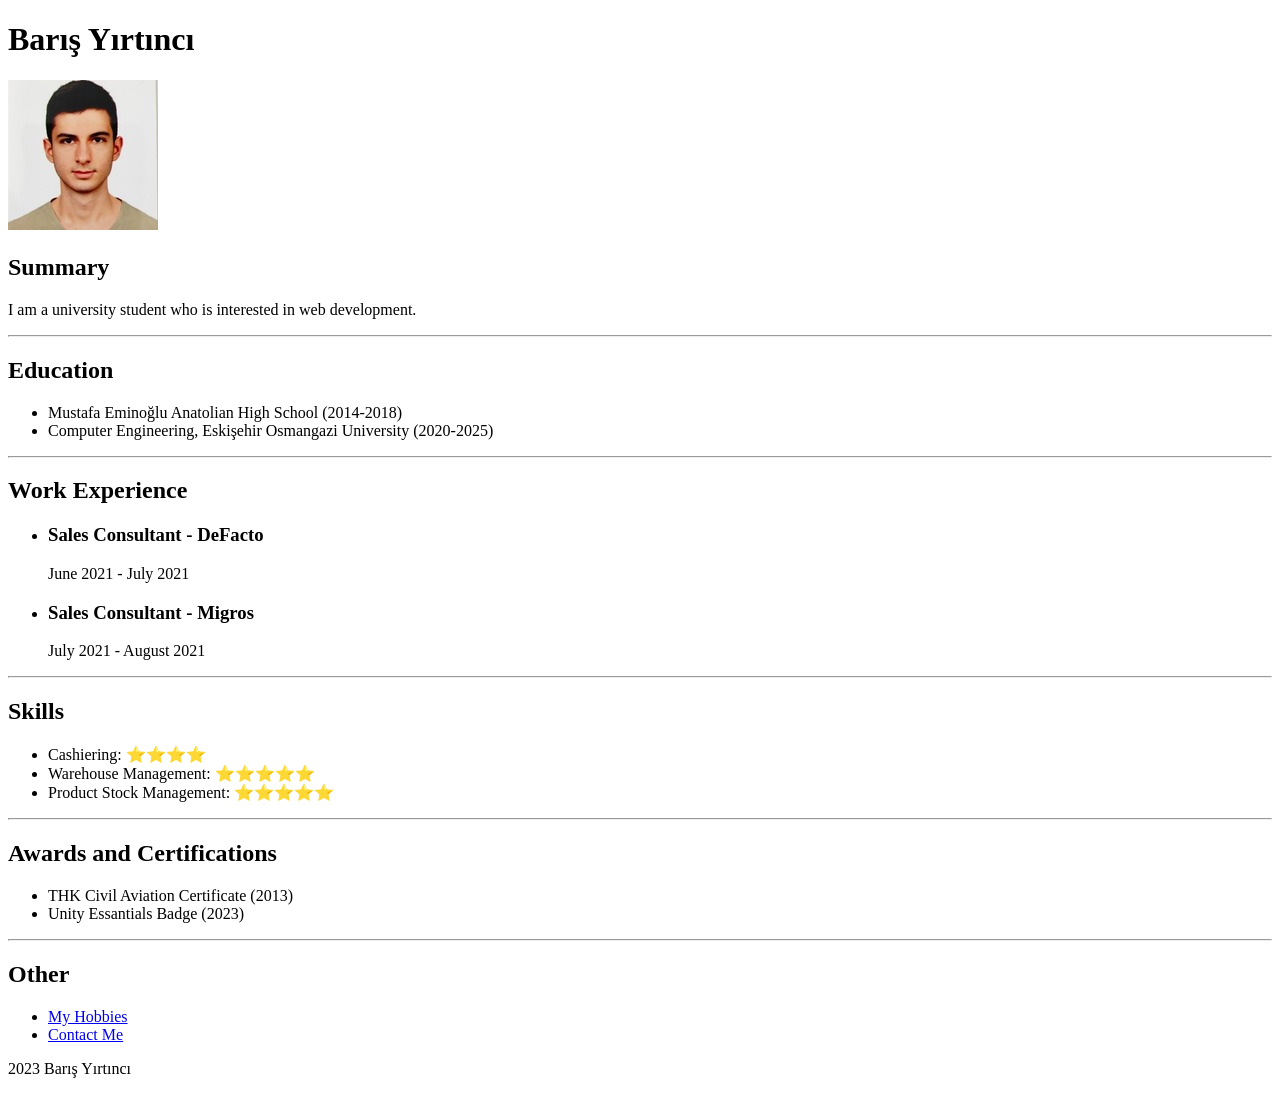
<file: CapsoneProject1-OnlineResume/index.html>
<!DOCTYPE html>
<html lang="en">
<head>
    <meta charset="UTF-8">
    <meta name="viewport" content="width=device-width, initial-scale=1.0">
    <title>My Resume</title>
</head>
<body>
    <h1>Barış Yırtıncı</h1>
    <img src="./myphoto.jpg">

    <h2>Summary</h2>
    <p>I am a university student who is interested in web development.</p>
    <hr>
    <h2>Education</h2>
    <ul>
        <li>
            Mustafa Eminoğlu Anatolian High School (2014-2018)
        </li>
        <li>
            Computer Engineering, Eskişehir Osmangazi University (2020-2025)
        </li>
    </ul>
    <hr>
    <h2>Work Experience</h2>
    <ul>
        <li>
            <h3>Sales Consultant - DeFacto</h3>
            June 2021 - July 2021
        </li>
        <li>
            <h3>Sales Consultant - Migros</h3>
            July 2021 - August 2021
        </li>
    </ul>
    <hr>

    <h2>Skills</h2>
    <ul>
        <li>Cashiering: ⭐️⭐️⭐️⭐️</li>
        <li>Warehouse Management: ⭐️⭐️⭐️⭐️⭐️</li>
        <li>Product Stock Management: ⭐️⭐️⭐️⭐️⭐️</li>
    </ul>
    <hr>

    <h2>Awards and Certifications</h2>
    <ul>
        <li>THK Civil Aviation Certificate (2013)</li>
        <li>Unity Essantials Badge (2023)</li>
    </ul>
    <hr>

    <h2>Other</h2>
    <ul>
        <li>
            <a href="./hobbies.html">My Hobbies</a>
        </li>
        <li>
            <a href="./contact.html">Contact Me</a>
        </li>
    </ul>
</body>

<footer>
    <p>2023 Barış Yırtıncı</p>
</footer>
</html>
</file>
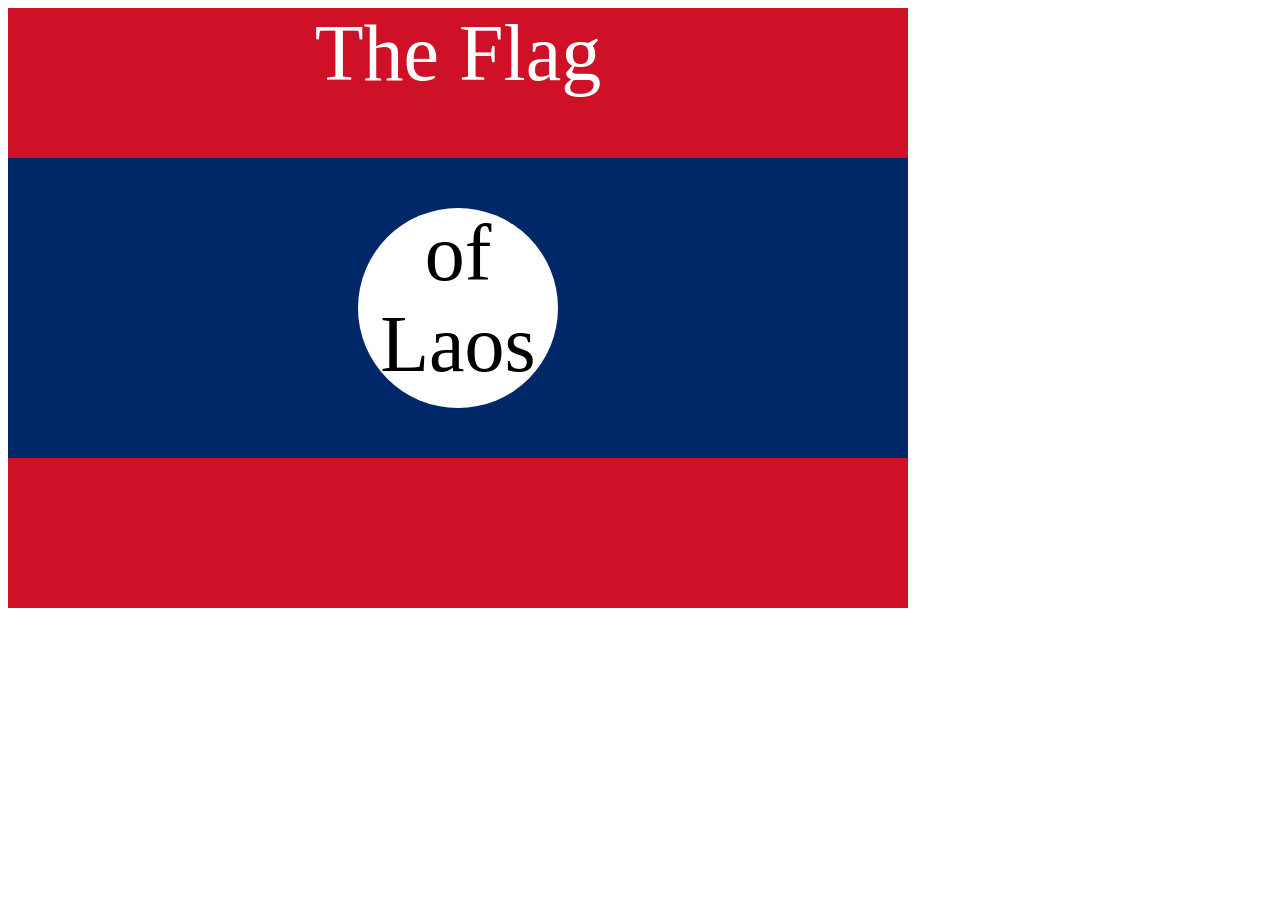
<file: CSS Flag/index.html>
<!DOCTYPE html>
<html lang="en">

<head>
  <meta charset="UTF-8">
  <title>CSS Flag Project</title>
  <style>
    .flag{
      background-color: #CE1126;
      width: 900px;
      height: 600px;
      position: relative;
    }
    .flag > div > div{
      background-color: white;
      position: absolute;
      width: 200px;
      height: 200px;
      border-radius: 50%;
      top: 50px;
      left: 350px;
    }

    .flag > div{
      background-color: #002868;
      height: 300px;
      width: 100%;
      position: absolute;
      top: 150px;
    }

    p{
      color: white;
      font-size: 5rem;
      text-align: center;
      padding: 0;
      margin: 0;
    }

    .flag > div > div > p{
      color: black;
    }

    
    
  </style>
</head>

<!-- 
  IMPORTANT! Do not change any HTML
Don't add any classes/ids/elements 
Use what you know about combining selectors 
and CSS specificity instead.
Hint 1: The flag is 900px by 600px and the circle is 200px by 200px.
Hint 2: You can use CSS inspection to get the colors from
https://appbrewery.github.io/flag-of-laos/
-->

<body>
  <div class="flag">
    <p>The Flag</p>
    <div>
      <div>
        <p>of Laos</p>
      </div>
    </div>
  </div>
</body>

</html>
</file>
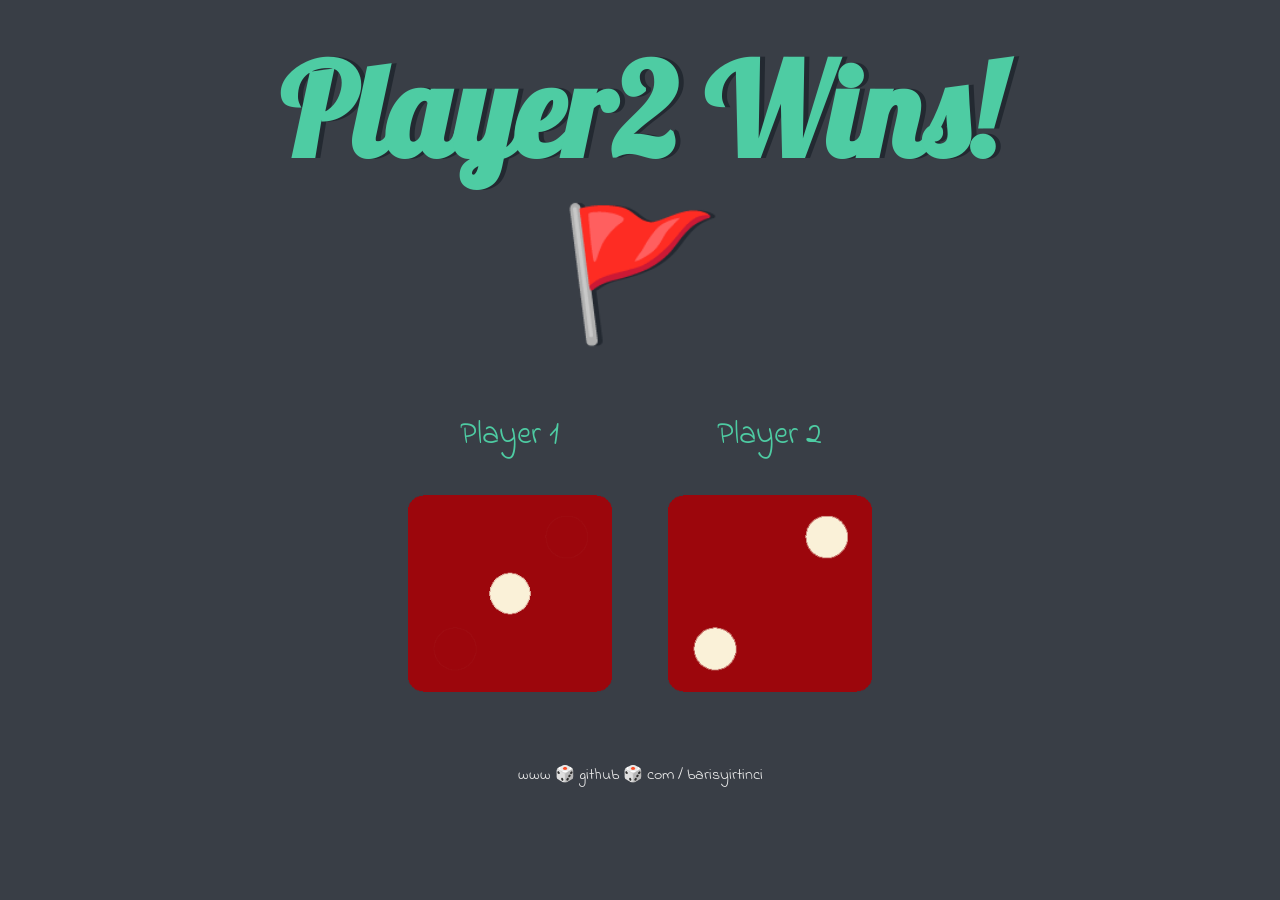
<file: Dicee-Challenge/index.html>
<!DOCTYPE html>
<html lang="en" dir="ltr">
  <head>
    <meta charset="utf-8">
    <title>Dicee</title>
    <link rel="stylesheet" href="styles.css">
    <link href="https://fonts.googleapis.com/css?family=Indie+Flower|Lobster" rel="stylesheet">

  </head>
  <body>

    <div class="container">
      <h1>Refresh Me</h1>

      <div class="dice">
        <p>Player 1</p>
        <img class="img1" src="images/dice6.png">
      </div>

      <div class="dice">
        <p>Player 2</p>
        <img class="img2" src="images/dice6.png">
      </div>

    </div>

  
    <script src="index.js"></script>
  </body>

  <footer>
    www 🎲 github 🎲 com / barisyirtinci
  </footer>
</html>
</file>
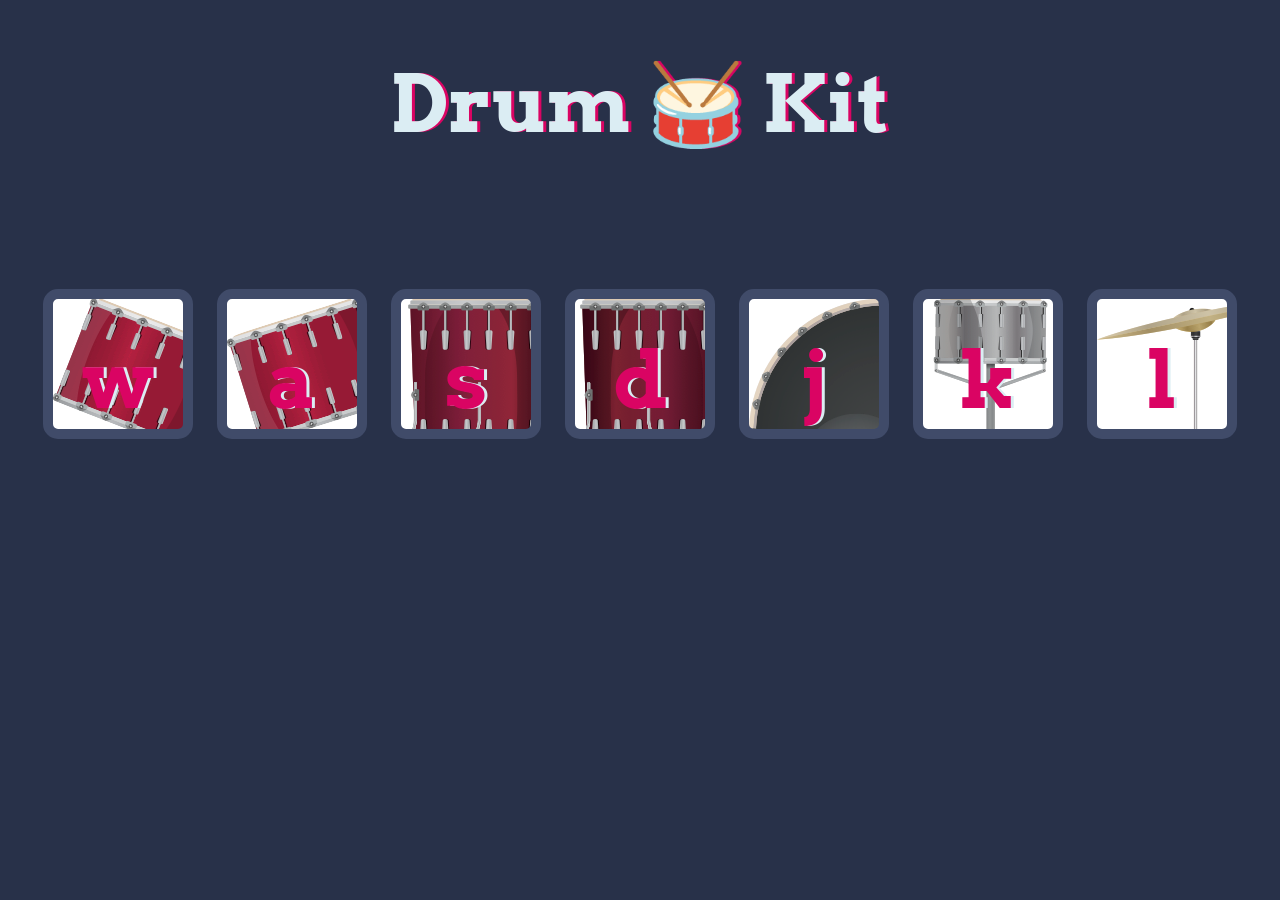
<file: Drum-Kit/index.html>
<!DOCTYPE html>
<html lang="en" dir="ltr">

<head>
  <meta charset="utf-8">
  <title>Drum Kit</title>
  <link rel="stylesheet" href="styles.css">
  <link href="https://fonts.googleapis.com/css?family=Arvo" rel="stylesheet">
</head>

<body>

  <h1 id="title">Drum 🥁 Kit</h1>
  <div class="set">
    <button class="w drum">w</button>
    <button class="a drum">a</button>
    <button class="s drum">s</button>
    <button class="d drum">d</button>
    <button class="j drum">j</button>
    <button class="k drum">k</button>
    <button class="l drum">l</button>
  </div>


  <footer>
    
  </footer>

  <script src="index.js"></script>
</body>

</html>
</file>
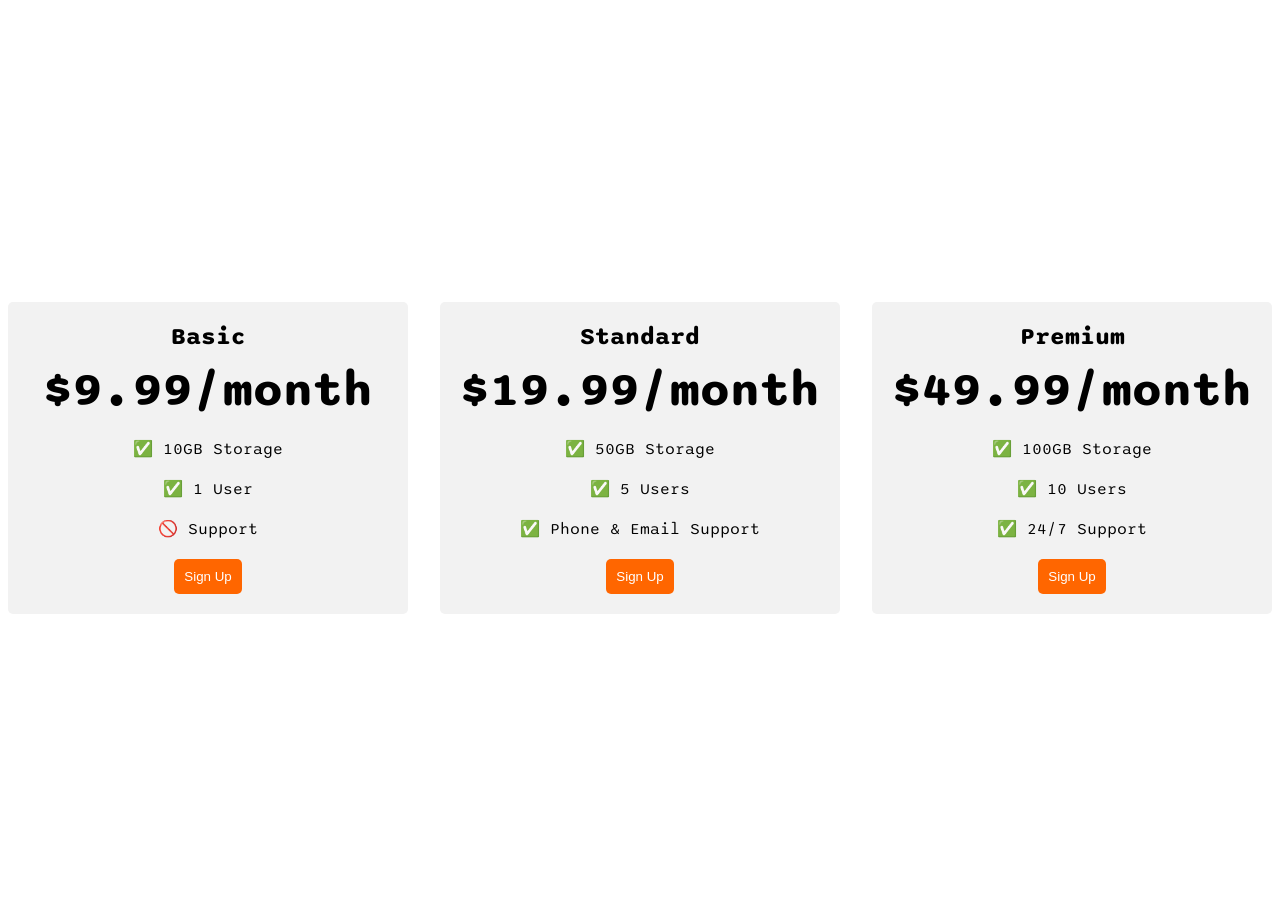
<file: Flexbox_Pricing_Table/index.html>
<!DOCTYPE html>
<html>

<head>
  <title>Flexbox Pricing Table</title>
  <link rel="preconnect" href="https://fonts.googleapis.com">
  <link rel="preconnect" href="https://fonts.gstatic.com" crossorigin>
  <link href="https://fonts.googleapis.com/css2?family=Sono:wght@400;700&display=swap" rel="stylesheet">
  <style>
    body {
      font-family: 'Sono', sans-serif;
    }

    @media (max-width: 1250px) {
      body{
        .pricing-container{
          flex-direction: column;
          height: 100%;
        }
      }
    }

    .pricing-container{
      display: flex;
      justify-content: center;
      align-items: center;
      height: 100vh;
      gap: 2rem;
    }

    .pricing-plan{
      flex: 1;
      background-color: #f2f2f2;
      max-width: 400px;
      padding: 20px;
      border-radius: 5px;
      text-align: center;
    }

    .plan-title{
      font-size: 24px;
      font-weight: bold;
      margin-bottom: 10px;
    }

    .plan-price{
      font-size:48px;
      font-weight: bold;
      margin-bottom: 10px;
    }

    .plan-features{
      list-style: none;
      margin: 0;
      padding: 0;
    }
    .plan-features li{
      margin:20px;
    }

    .plan-button{
      background-color: #ff6600;
      border-radius: 5px;
      border: none;
      color: white;
      padding: 10px;
    }


  </style>
</head>

<body>
  <div class="pricing-container">
    <div class="pricing-plan">
      <div class="plan-title">Basic</div>
      <div class="plan-price">$9.99/month</div>
      <ul class="plan-features">
        <li>✅ 10GB Storage</li>
        <li>✅ 1 User</li>
        <li>🚫 Support</li>
      </ul>
      <button class="plan-button">Sign Up</a>
    </div>
    <div class="pricing-plan">
      <div class="plan-title">Standard</div>
      <div class="plan-price">$19.99/month</div>
      <ul class="plan-features">
        <li>✅ 50GB Storage</li>
        <li>✅ 5 Users</li>
        <li>✅ Phone &amp; Email Support</li>
      </ul>
      <button class="plan-button">Sign Up</a>
    </div>
    <div class="pricing-plan">
      <div class="plan-title">Premium</div>
      <div class="plan-price">$49.99/month</div>
      <ul class="plan-features">
        <li>✅ 100GB Storage</li>
        <li>✅ 10 Users</li>
        <li>✅ 24/7 Support</li>
      </ul>
      <button class="plan-button">Sign Up</a>
    </div>
  </div>

</body>

</html>
</file>
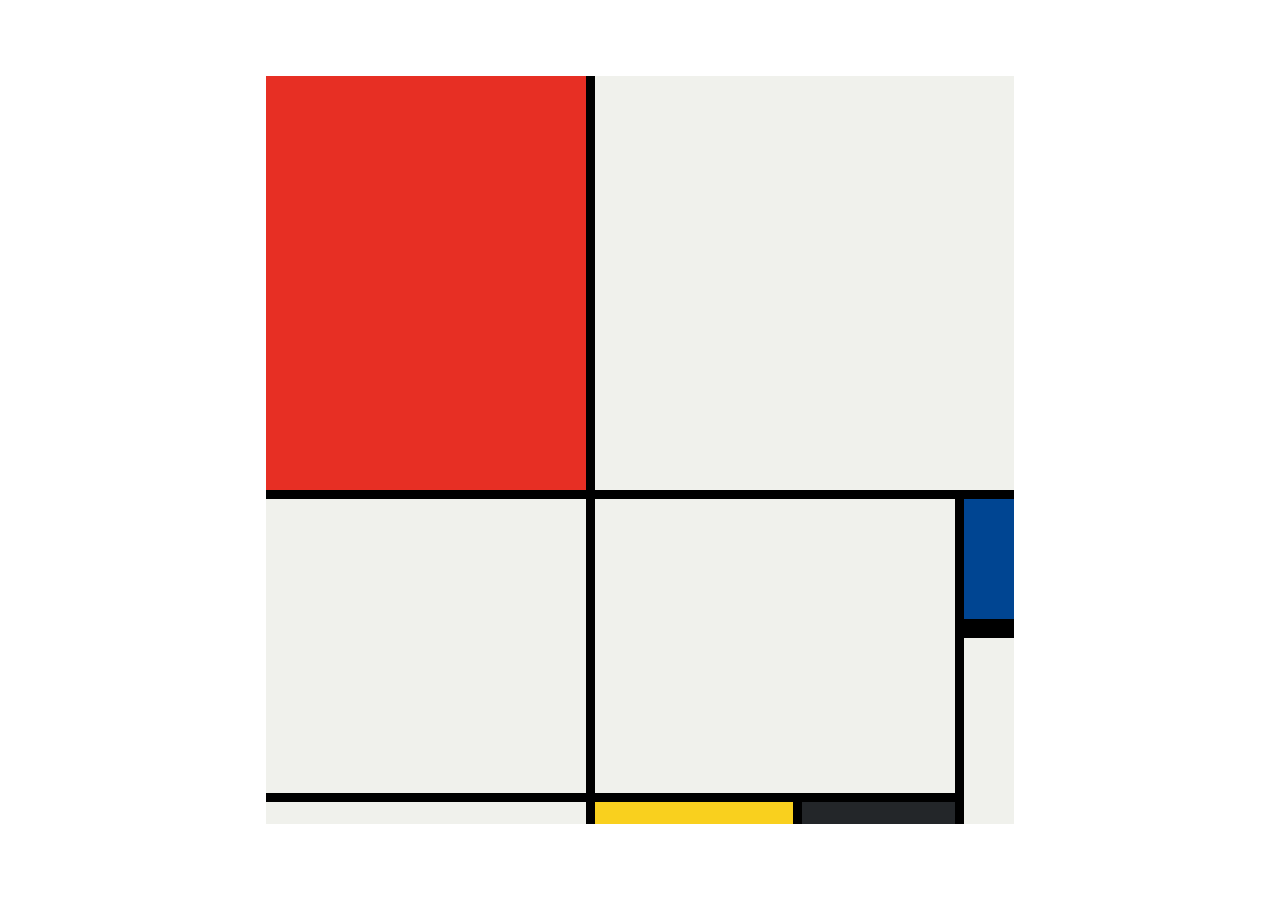
<file: Mondrian Art/index.html>
<!DOCTYPE html>
<html lang="en">

<head>
  <meta charset="UTF-8">
  <meta name="viewport" content="width=device-width, initial-scale=1.0">
  <title>Mondrian Project</title>
  <style>
    .container{
      display: grid;
      grid-template-rows: 414px 130px 155px 22px;
      grid-template-columns: 320px 198px 153px 50px;
      width: 748px;
      height: 748px;
      gap: 9px;
      background-color: #000;
    }
    body {
      display: flex;
      justify-content: center;
      align-items: center;
      height: 100vh;
      margin: 0;
      padding: 0;
    }

    .item{
      background-color: #F0F1EC;
    }

    .one{
      background-color: #E72F24;
    }

    .two{
      grid-column: span 3;
    }

    .three{
      grid-row: span 2;
    }

    .four{
      grid-area: span 2/ span 2;
    }

    .five{
      background-color: #004592;
      border-bottom: 10px solid #000;
    }

    .six{
      grid-row: span 2;
    }

    .eight{
      background-color: #F9D01E;
    }
    .nine{
      background-color: #232629;
    }
  </style>
</head>

<body>
  <div class="container">
    <div class="item one"></div>
    <div class="item two"></div>
    <div class="item three"></div>
    <div class="item four"></div>
    <div class="item five"></div>
    <div class="item six"></div>
    <div class="item seven"></div>
    <div class="item eight"></div>
    <div class="item nine"></div>
  </div>
</body>

</html>
</file>
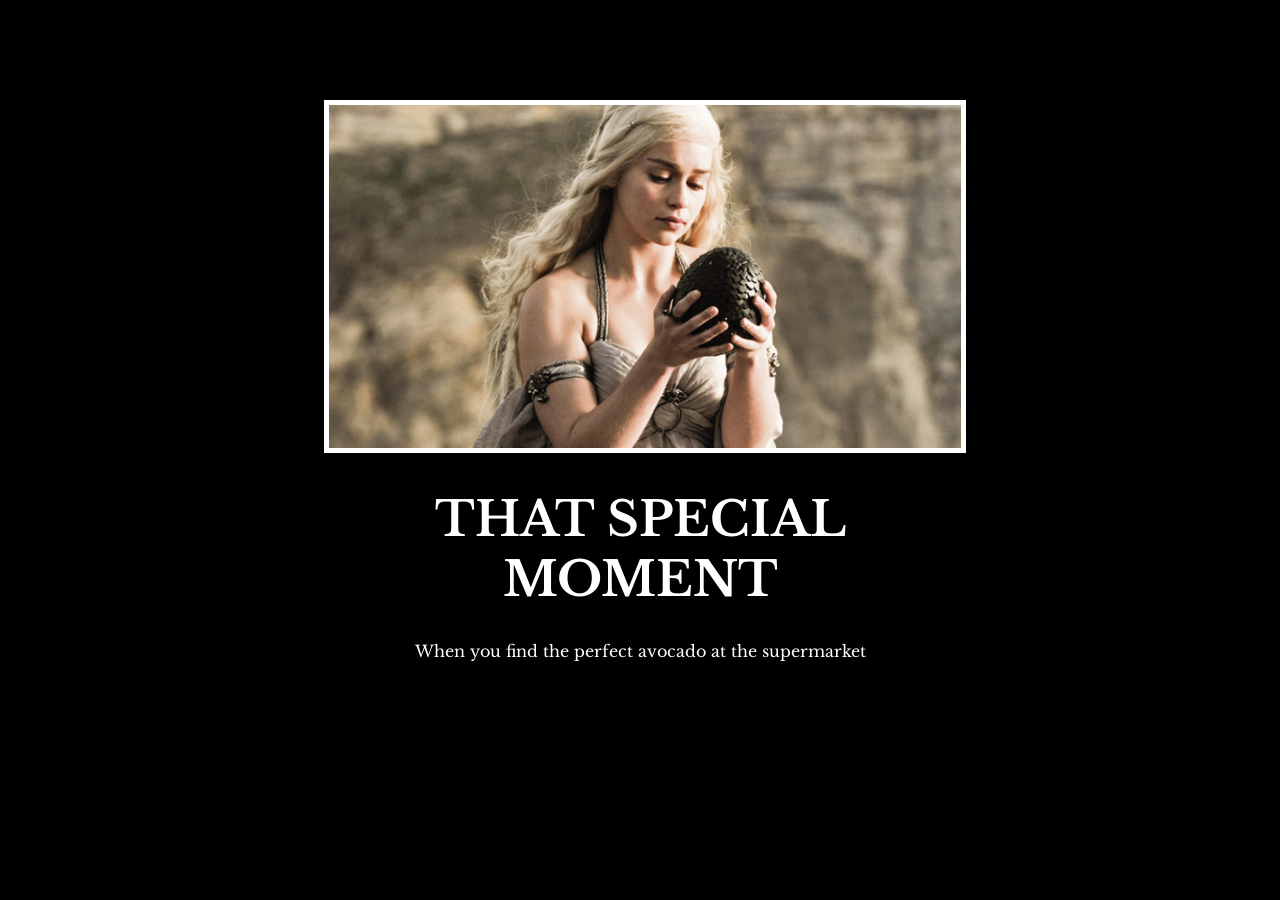
<file: Motivation Meme Page/index.html>
<!DOCTYPE html>
<html lang="en">
<head>
  <meta charset="UTF-8">
  <meta name="viewport" content="width=device-width, initial-scale=1.0">
  <title>Motivation Meme</title>
  <link rel="stylesheet" href="./style.css">
  <link rel="preconnect" href="https://fonts.googleapis.com">
  <link rel="preconnect" href="https://fonts.gstatic.com" crossorigin>
  <link href="https://fonts.googleapis.com/css2?family=Caveat:wght@500&family=Libre+Baskerville&display=swap" rel="stylesheet">
</head>
<body>
  <div>
    <img src="./assets/images/daenerys.jpeg">
    <h1>That special moment</h1>
    <p>When you find the perfect avocado at the supermarket</p>
  </div>

</body>
</html>
</file>
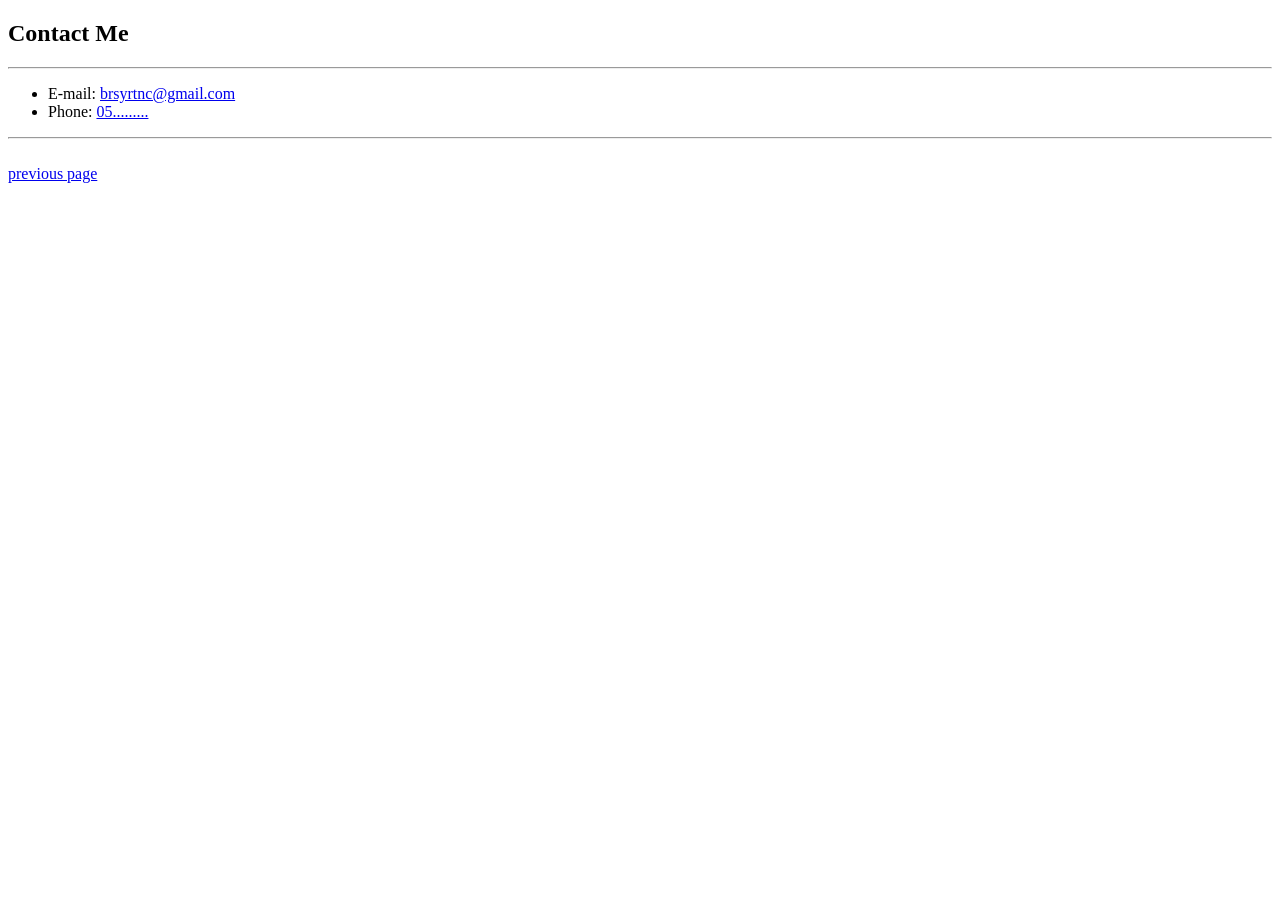
<file: CapsoneProject1-OnlineResume/contact.html>
<!DOCTYPE html>
<html lang="en">
<head>
    <meta charset="UTF-8">
    <meta name="viewport" content="width=device-width, initial-scale=1.0">
    <title>Contact Me</title>
</head>
<body>
    <h2>Contact Me</h2>
    <hr>
    <ul>
        <li>E-mail: <a href="mailto:brsytrnc@gmail.com">brsyrtnc@gmail.com</a></li>
        <li>Phone: <a href="phone:05.........">05.........</a></li>
    </ul>
    <hr>
    <br>
    <a href="./index.html">previous page</a>
</body>
</html>
</file>
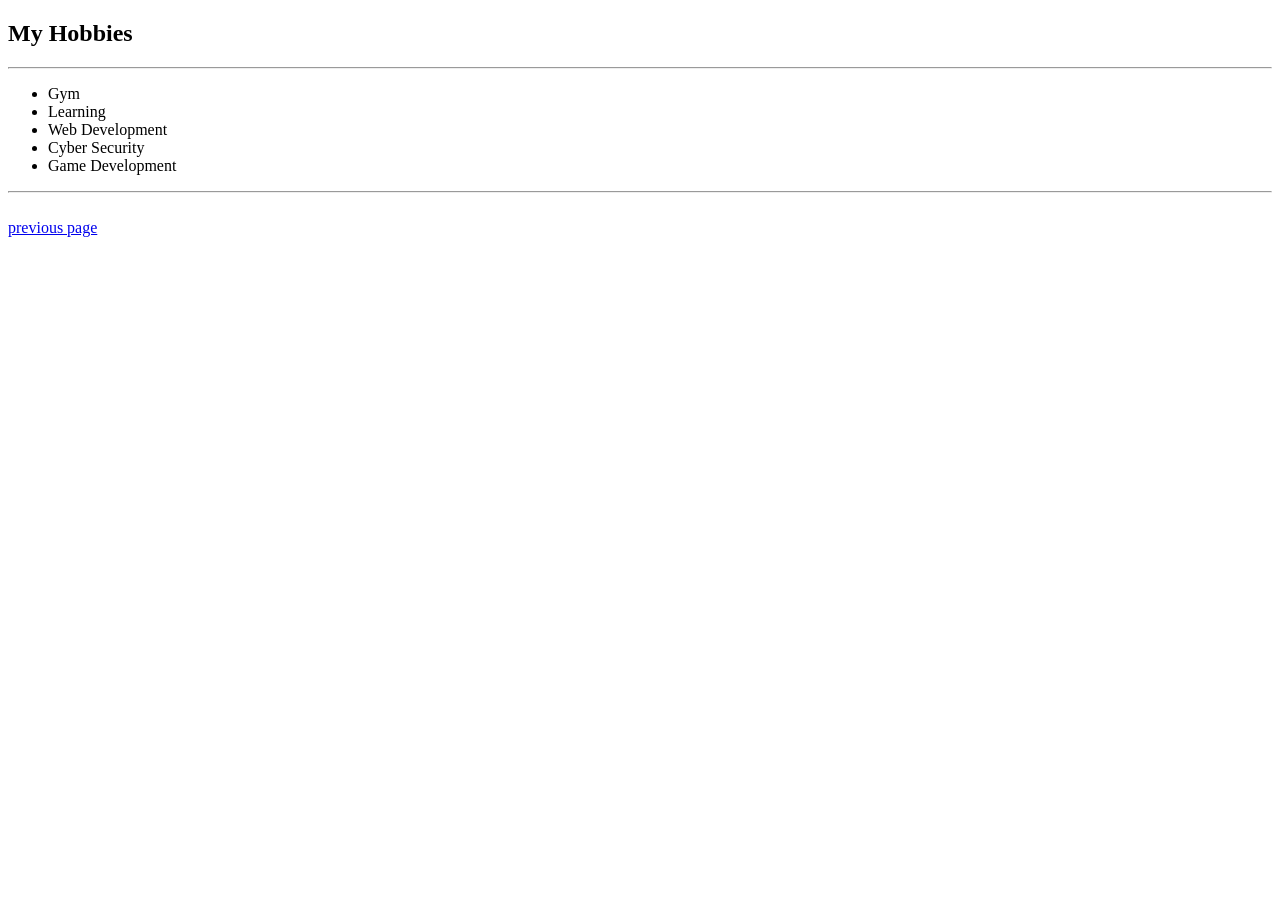
<file: CapsoneProject1-OnlineResume/hobbies.html>
<!DOCTYPE html>
<html lang="en">
<head>
    <meta charset="UTF-8">
    <meta name="viewport" content="width=device-width, initial-scale=1.0">
    <title>My Hobbies</title>
</head>
<body>
    <h2>My Hobbies</h2>
    <hr>
    <ul>
        <li>Gym</li>
        <li>Learning</li>
        <li>Web Development</li>
        <li>Cyber Security</li>
        <li>Game Development</li>
    </ul>
    <hr>
    <br>
    <a href="./index.html">previous page</a>
</body>
</html>
</file>
<file: Dicee-Challenge/styles.css>
.container {
  width: 70%;
  margin: auto;
  text-align: center;
}

.dice {
  text-align: center;
  display: inline-block;

}

body {
  background-color: #393E46;
}

h1 {
  margin: 30px;
  font-family: 'Lobster', cursive;
  text-shadow: 5px 0 #232931;
  font-size: 8rem;
  color: #4ECCA3;
}

p {
  font-size: 2rem;
  color: #4ECCA3;
  font-family: 'Indie Flower', cursive;
}

img {
  width: 80%;
}

footer {
  margin-top: 5%;
  color: #EEEEEE;
  text-align: center;
  font-family: 'Indie Flower', cursive;

}
</file>
<file: Drum-Kit/styles.css>
body {
  text-align: center;
  background-color: #283149;
}

h1 {
  font-size: 5rem;
  color: #DBEDF3;
  font-family: "Arvo", cursive;
  text-shadow: 3px 0 #DA0463;

}

footer {
  color: #DBEDF3;
  font-family: sans-serif;
}

.w {
  background-image: url("images/tom1.png");
}

.a {
  background-image: url("images/tom2.png");
}

.s {
  background-image: url("images/tom3.png");
}

.d {
  background-image: url("images/tom4.png");
}

.j {
  background-image: url("images/kick.png");
}

.k {
  background-image: url("images/snare.png");
}

.l {
  background-image: url("images/crash.png");
}

.set {
  margin: 10% auto;
}

.game-over {
  background-color: red;
  opacity: 0.8;
}

.pressed {
  box-shadow: 0 3px 4px 0 #DBEDF3;
  opacity: 0.5;
}

.red {
  color: red;
}

.drum {
  outline: none;
  border: 10px solid #404B69;
  font-size: 5rem;
  font-family: 'Arvo', cursive;
  line-height: 2;
  font-weight: 900;
  color: #DA0463;
  text-shadow: 3px 0 #DBEDF3;
  border-radius: 15px;
  display: inline-block;
  width: 150px;
  height: 150px;
  text-align: center;
  margin: 10px;
  background-color: white;
}
</file>
<file: Motivation Meme Page/style.css>
h1{
    text-transform: uppercase;
    font-size: 3rem;
}
div{
    font-family: "Libre Baskerville", serif;
    color: white;
    text-align: center;
    width: 50%;
    margin-left: 25%;
    margin-top: 100px;
}

body{
    background-color: black;
}

img{
    border: 5px solid white;
    width: 100%;
}
</file>
